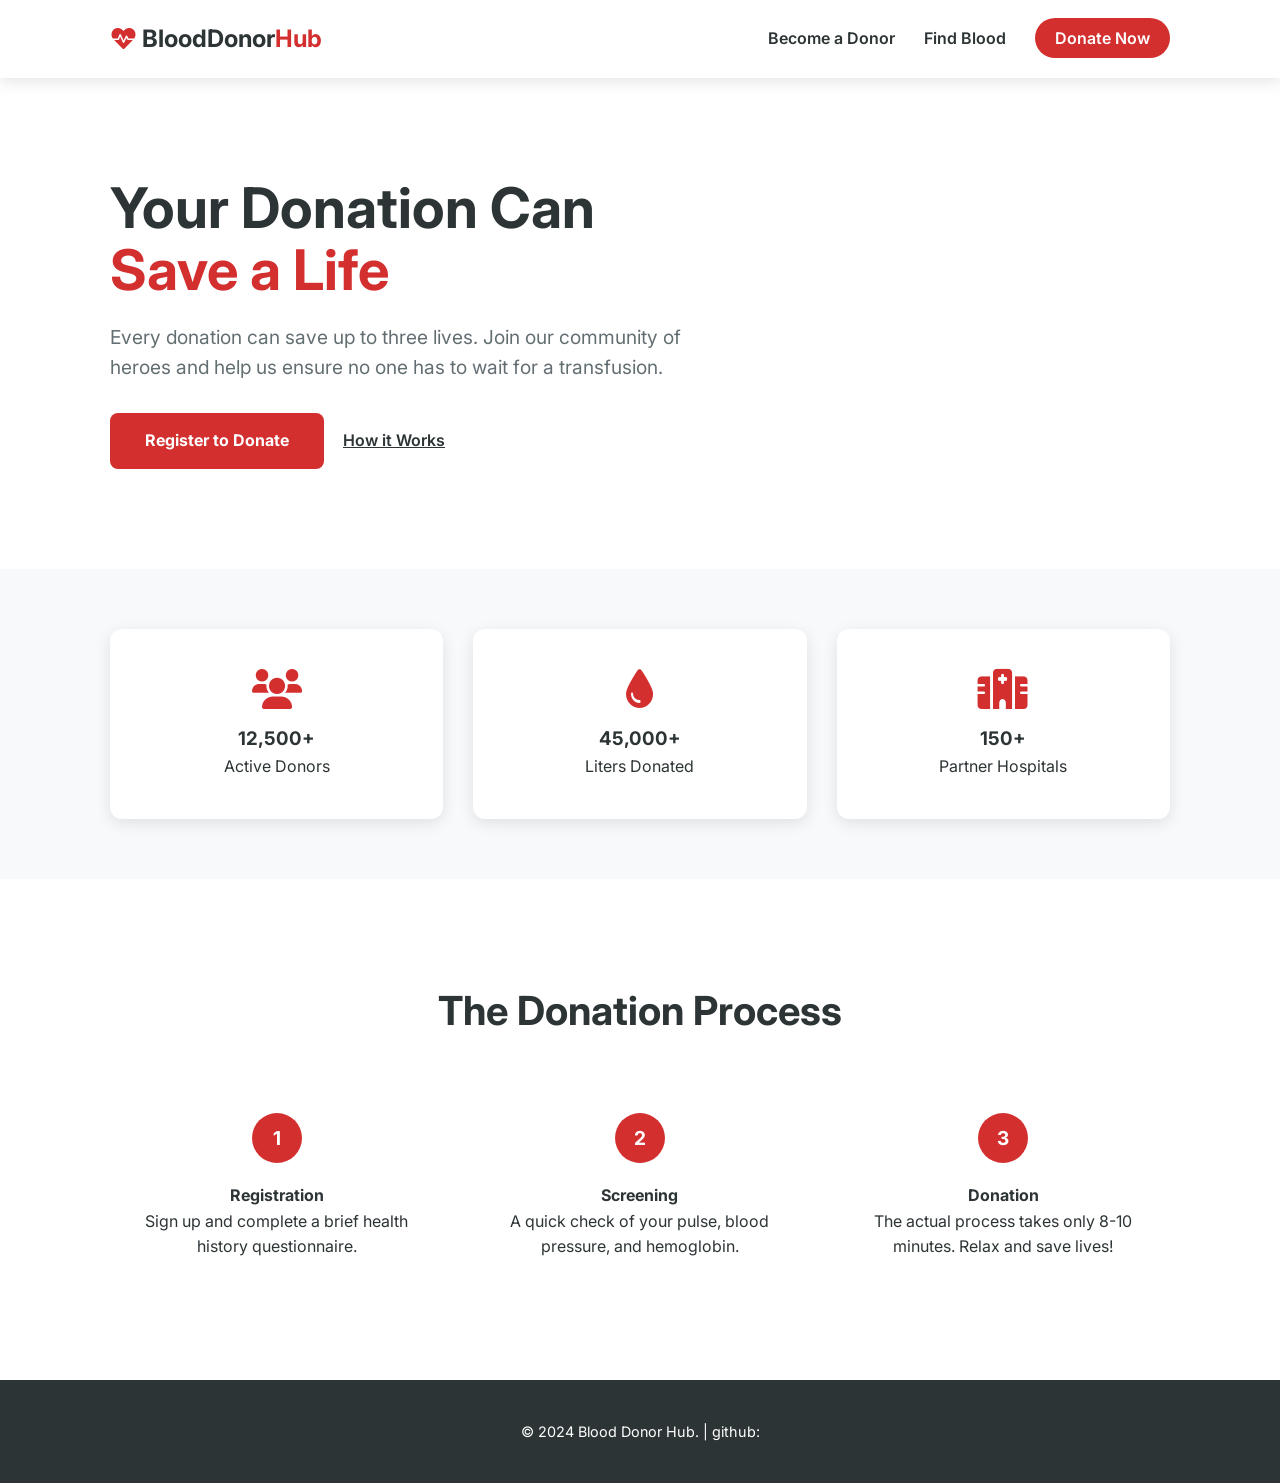
<file: blood donation/templates/index.html>
<!DOCTYPE html>
<html lang="en">
<head>
    <meta charset="UTF-8">
    <meta name="viewport" content="width=device-width, initial-scale=1.0">
    <title>Blood Donor Hub | Give Life</title>
    <link href="https://fonts.googleapis.com/css2?family=Inter:wght@300;400;600;700&display=swap" rel="stylesheet">
    <link rel="stylesheet" href="https://cdnjs.cloudflare.com/ajax/libs/font-awesome/6.0.0/css/all.min.css">
    <style>
        :root {
    --primary-red: #d32f2f;
    --dark-red: #b71c1c;
    --light-bg: #f8f9fa;
    --text-dark: #2d3436;
    --text-gray: #636e72;
    --white: #ffffff;
    --shadow: 0 4px 15px rgba(0,0,0,0.1);
}

* {
    margin: 0;
    padding: 0;
    box-sizing: border-box;
}

body {
    font-family: 'Inter', sans-serif;
    color: var(--text-dark);
    line-height: 1.6;
    background-color: var(--white);
}

.container {
    max-width: 1100px;
    margin: 0 auto;
    padding: 0 20px;
}

.grid {
    display: grid;
    grid-template-columns: repeat(auto-fit, minmax(250px, 1fr));
    gap: 30px;
}

/* Header & Nav */
header {
    background: var(--white);
    padding: 20px 0;
    box-shadow: var(--shadow);
    position: sticky;
    top: 0;
    z-index: 1000;
}

.nav-wrapper {
    display: flex;
    justify-content: space-between;
    align-items: center;
}

.logo {
    font-size: 1.5rem;
    font-weight: 700;
    color: var(--text-dark);
}

.logo i { color: var(--primary-red); }
.logo span { color: var(--primary-red); }

nav a {
    text-decoration: none;
    color: var(--text-dark);
    margin-left: 25px;
    font-weight: 600;
    transition: 0.3s;
}

nav a:hover { color: var(--primary-red); }

.nav-cta {
    background: var(--primary-red);
    color: var(--white) !important;
    padding: 10px 20px;
    border-radius: 50px;
}

/* Hero Section */
.hero {
    background: linear-gradient(rgba(255,255,255,0.9), rgba(255,255,255,0.9)), 
                url('https://images.unsplash.com/photo-1536856789559-1cb4b46fe722?auto=format&fit=crop&q=80&w=1470&ixlib=rb-4.0.3');
    background-size: cover;
    background-position: center;
    padding: 100px 0;
}

.hero-content { max-width: 600px; }

h1 {
    font-size: 3.5rem;
    line-height: 1.1;
    margin-bottom: 20px;
}

.highlight { color: var(--primary-red); }

.hero p {
    font-size: 1.2rem;
    color: var(--text-gray);
    margin-bottom: 30px;
}

.cta-button {
    display: inline-block;
    background: var(--primary-red);
    color: var(--white);
    padding: 15px 35px;
    border-radius: 8px;
    text-decoration: none;
    font-weight: 700;
    transition: 0.3s;
}

.secondary-button {
    display: inline-block;
    margin-left: 15px;
    color: var(--text-dark);
    text-decoration: underline;
    font-weight: 600;
}

/* Stats Section */
.stats {
    padding: 60px 0;
    background: var(--light-bg);
}

.stat-card {
    background: var(--white);
    padding: 40px;
    border-radius: 12px;
    text-align: center;
    box-shadow: var(--shadow);
}

.stat-card i {
    font-size: 2.5rem;
    color: var(--primary-red);
    margin-bottom: 15px;
}

/* Process Section */
.process { padding: 100px 0; }

.section-title {
    text-align: center;
    font-size: 2.5rem;
    margin-bottom: 50px;
}

.step {
    text-align: center;
    padding: 20px;
}

.step-num {
    width: 50px;
    height: 50px;
    background: var(--primary-red);
    color: white;
    border-radius: 50%;
    display: flex;
    align-items: center;
    justify-content: center;
    margin: 0 auto 20px;
    font-weight: bold;
    font-size: 1.2rem;
}

footer {
    background: #2d3436;
    color: white;
    padding: 40px 0;
    text-align: center;
    font-size: 0.9rem;
}
    </style>
</head>
<body>
    <header>
        <div class="container nav-wrapper">
            <div class="logo">
                <i class="fas fa-heartbeat"></i> BloodDonor<span>Hub</span>
            </div>
            <nav>
                <a href="/add_donor">Become a Donor</a>
                <a href="/view_donors">Find Blood</a>
                <a href="/donate_blood" class="nav-cta">Donate Now</a>
            </nav>
        </div>
    </header>
    
    <main>
        <section class="hero">
            <div class="container">
                <div class="hero-content">
                    <h1>Your Donation Can <br><span class="highlight">Save a Life</span></h1>
                    <p>Every donation can save up to three lives. Join our community of heroes and help us ensure no one has to wait for a transfusion.</p>
                    <div class="hero-buttons">
                        <a href="/donate_blood" class="cta-button">Register to Donate</a>
                        <a href="#how-it-works" class="secondary-button">How it Works</a>
                    </div>
                </div>
            </div>
        </section>

        <section class="stats">
            <div class="container grid">
                <div class="stat-card">
                    <i class="fas fa-users"></i>
                    <h3>12,500+</h3>
                    <p>Active Donors</p>
                </div>
                <div class="stat-card">
                    <i class="fas fa-tint"></i>
                    <h3>45,000+</h3>
                    <p>Liters Donated</p>
                </div>
                <div class="stat-card">
                    <i class="fas fa-hospital"></i>
                    <h3>150+</h3>
                    <p>Partner Hospitals</p>
                </div>
            </div>
        </section>

        <section id="how-it-works" class="process">
            <div class="container">
                <h2 class="section-title">The Donation Process</h2>
                <div class="grid">
                    <div class="step">
                        <div class="step-num">1</div>
                        <h4>Registration</h4>
                        <p>Sign up and complete a brief health history questionnaire.</p>
                    </div>
                    <div class="step">
                        <div class="step-num">2</div>
                        <h4>Screening</h4>
                        <p>A quick check of your pulse, blood pressure, and hemoglobin.</p>
                    </div>
                    <div class="step">
                        <div class="step-num">3</div>
                        <h4>Donation</h4>
                        <p>The actual process takes only 8-10 minutes. Relax and save lives!</p>
                    </div>
                </div>
            </div>
        </section>
    </main>

    <footer>
        <div class="container">
            <p>&copy; 2024 Blood Donor Hub. | github: </p>
        </div>
    </footer>
</body>
</html>
</file>
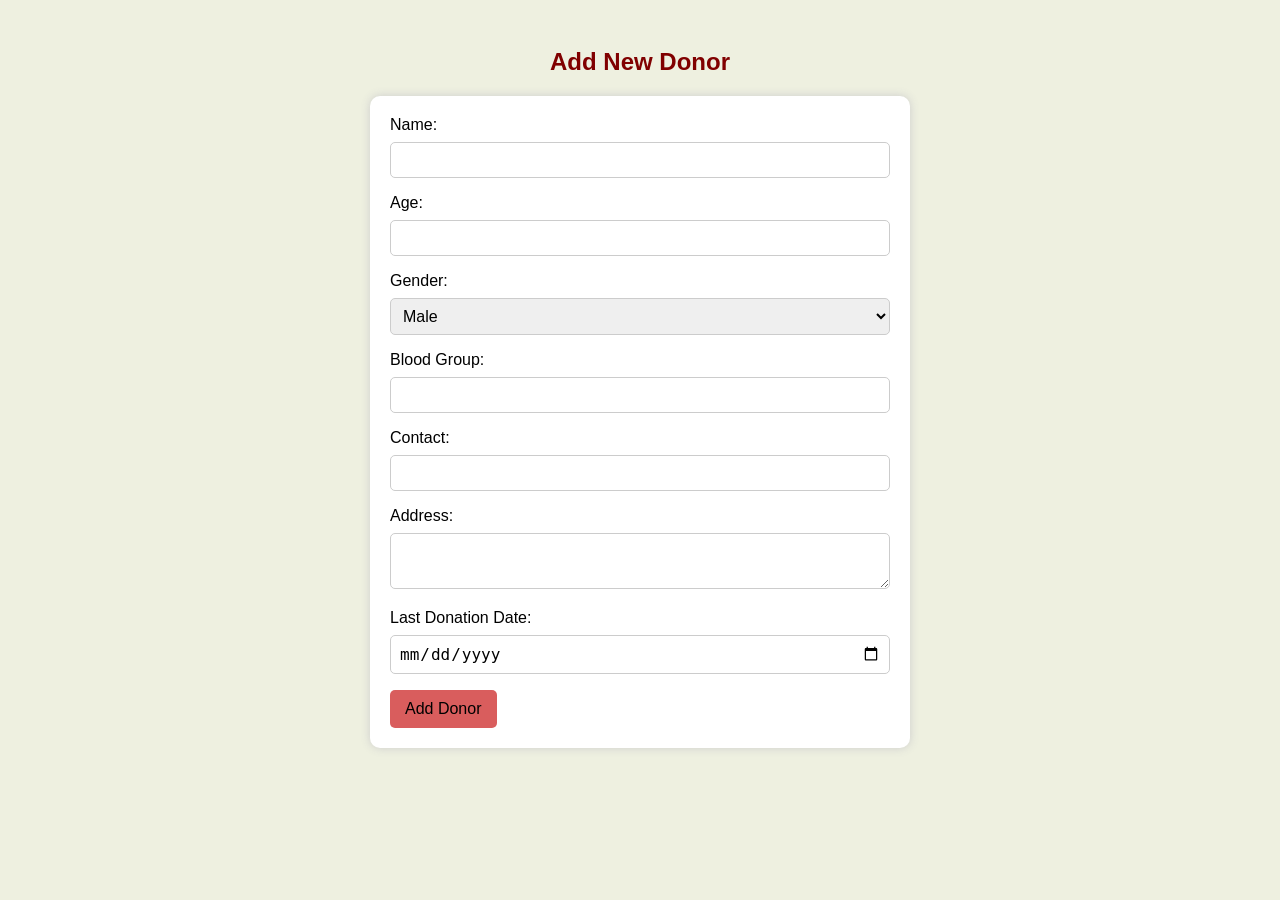
<file: blood donation/templates/add_donor.html>
<!DOCTYPE html>
<html lang="en">
<head>
    <meta charset="UTF-8" />
    <title>Add Donor</title>
    <style>
        body {
            font-family: Arial, sans-serif;
            background-color: #eef0e0;
            padding: 20px;
        }
        h2 {
            color: #800000;
            text-align: center;
            margin-bottom: 20px;
        }
        form {
            background-color: #ffffff;
            padding: 20px;
            border-radius: 10px;
            box-shadow: 0 0 10px #ccc;
            max-width: 500px;
            margin: 0 auto 30px auto;
        }
        input, select, textarea {
            width: 100%;
            padding: 8px;
            margin: 8px 0 16px 0;
            box-sizing: border-box;
            border: 1px solid #ccc;
            border-radius: 5px;
            font-size: 1rem;
        }
        button {
            background-color: #d95d5d;
            color: black;
            padding: 10px 15px;
            border: none;
            border-radius: 5px;
            cursor: pointer;
            transition: background-color 0.3s ease;
            font-size: 1rem;
        }
        button:hover {
            background-color: #800000;
            color: white;
        }
    </style>
</head>
<body>
    <h2>Add New Donor</h2>
    <form method="post">
        Name: <input type="text" name="name" required><br />
        Age: <input type="number" name="age" required><br />
        Gender:
        <select name="gender">
            <option>Male</option>
            <option>Female</option>
            <option>Other</option>
        </select><br />
        Blood Group: <input type="text" name="blood_group" required><br />
        Contact: <input type="text" name="contact"><br />
        Address: <textarea name="address"></textarea><br />
        Last Donation Date: <input type="date" name="last_donation_date"><br />
        <button type="submit">Add Donor</button>
    </form>
</body>
</html>
</file>
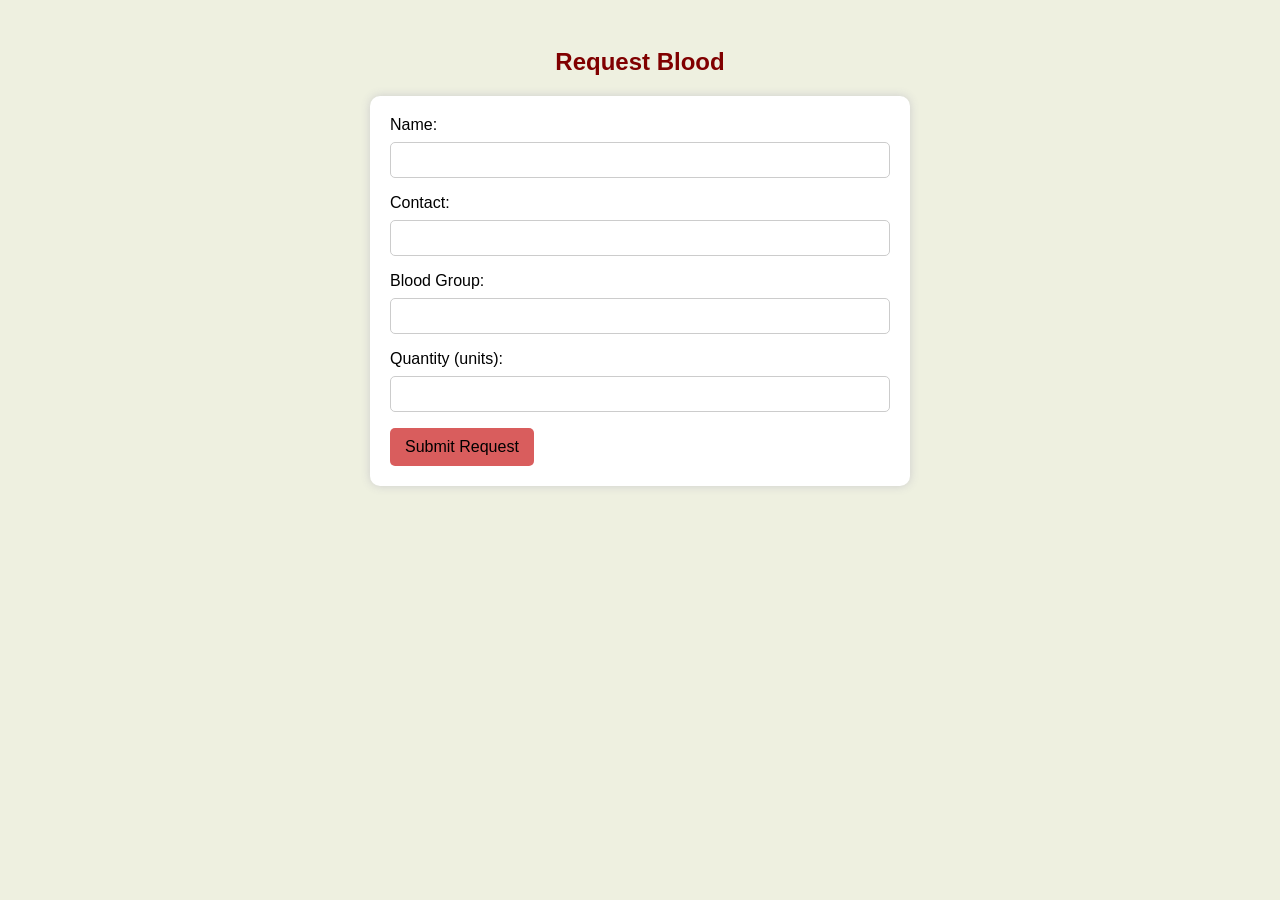
<file: blood donation/templates/request_blood.html>
<!DOCTYPE html>
<html>
<head>
    <title>Request Blood</title>
    <style>
        body {
            font-family: Arial, sans-serif;
            background-color: #eef0e0;
            padding: 20px;
        }
        h2 {
            color: #800000;
            text-align: center;
            margin-bottom: 20px;
        }
        form {
            background-color: #ffffff;
            padding: 20px;
            border-radius: 10px;
            box-shadow: 0 0 10px #ccc;
            max-width: 500px;
            margin: 0 auto 30px auto;
        }
        input {
            width: 100%;
            padding: 8px;
            margin: 8px 0 16px 0;
            box-sizing: border-box;
            border: 1px solid #ccc;
            border-radius: 5px;
            font-size: 1rem;
        }
        button {
            background-color: #d95d5d;
            color: black;
            padding: 10px 15px;
            border: none;
            border-radius: 5px;
            cursor: pointer;
            transition: background-color 0.3s ease;
            font-size: 1rem;
        }
        button:hover {
            background-color: #800000;
            color: white;
        }
    </style>
</head>
<body>
    <h2>Request Blood</h2>
    <form method="post">
        Name: <input type="text" name="requester_name" required><br />
        Contact: <input type="text" name="requester_contact"><br />
        Blood Group: <input type="text" name="blood_group_required" required><br />
        Quantity (units): <input type="number" name="quantity_required" required><br />
        <button type="submit">Submit Request</button>
    </form>
</body>
</html>
</file>
